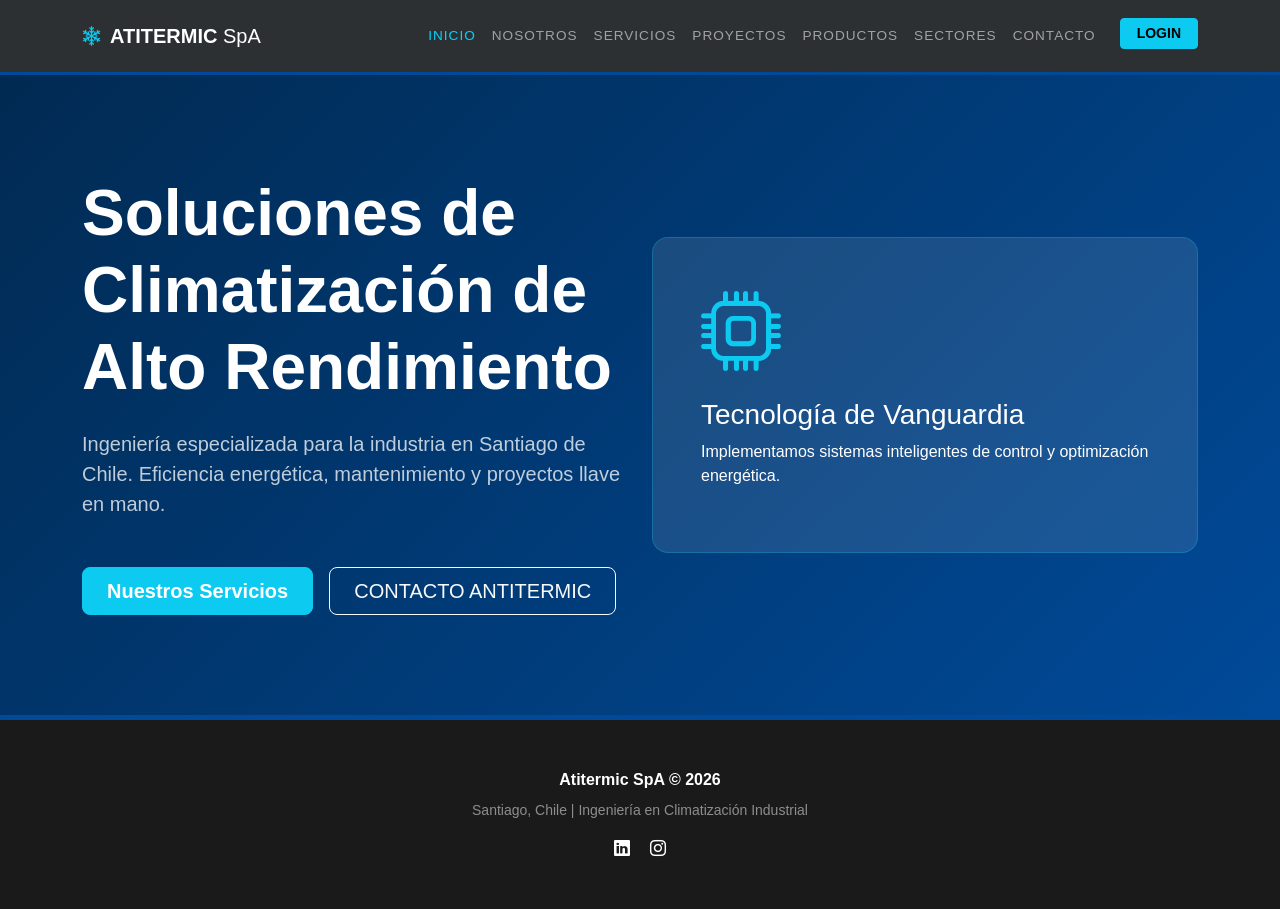
<file: index.html>
<!DOCTYPE html>
<html lang="es">
<head>
    <meta charset="UTF-8">
    <meta name="viewport" content="width=device-width, initial-scale=1.0">
    <title>Atitermic SpA | Ingeniería en Climatización Industrial</title>
    <link href="https://cdn.jsdelivr.net/npm/bootstrap@5.3.0/dist/css/bootstrap.min.css" rel="stylesheet">
    <link rel="stylesheet" href="https://cdn.jsdelivr.net/npm/bootstrap-icons@1.11.0/font/bootstrap-icons.css">
    <link rel="stylesheet" href="css/styles.css">
</head>
<body>

    <nav class="navbar navbar-expand-lg navbar-dark sticky-top">
        <div class="container">
            <a class="navbar-brand fw-bold" href="index.html">
                <i class="bi bi-snow2 text-info me-2"></i>ATITERMIC <span class="fw-light text-secondary-50">SpA</span>
            </a>
            <button class="navbar-toggler" type="button" data-bs-toggle="collapse" data-bs-target="#navbarNav">
                <span class="navbar-toggler-icon"></span>
            </button>
            <div class="collapse navbar-collapse" id="navbarNav">
                <ul class="navbar-nav ms-auto">
                    <li class="nav-item"><a class="nav-link active" href="index.html">Inicio</a></li>
                    <li class="nav-item"><a class="nav-link" href="nosotros.html">Nosotros</a></li>
                    <li class="nav-item"><a class="nav-link" href="servicios.html">Servicios</a></li>
                    <li class="nav-item"><a class="nav-link" href="proyectos.html">Proyectos</a></li>
                    <li class="nav-item"><a class="nav-link" href="productos.html">Productos</a></li>
                    <li class="nav-item"><a class="nav-link" href="sectores.html">Sectores</a></li>
                    <li class="nav-item"><a class="nav-link" href="contacto.html">Contacto</a></li>
                    <li class="nav-item ms-lg-3"><a class="btn btn-info btn-sm px-3 fw-bold" href="app-login.html">LOGIN</a></li>
                </ul>
            </div>
        </div>
    </nav>

    <header class="hero-gradient text-center text-lg-start">
        <div class="container">
            <div class="row align-items-center">
                <div class="col-lg-6">
                    <h1 class="display-3 fw-bold mb-4">Soluciones de Climatización de Alto Rendimiento</h1>
                    <p class="lead mb-5 opacity-75">Ingeniería especializada para la industria en Santiago de Chile. Eficiencia energética, mantenimiento y proyectos llave en mano.</p>
                    <div class="d-grid gap-3 d-sm-flex">
                        <a href="servicios.html" class="btn btn-info btn-lg px-4 fw-bold text-white">Nuestros Servicios</a>
                        <a href="contacto.html" class="btn btn-outline-light btn-lg px-4">CONTACTO ANTITERMIC</a>
                    </div>
                </div>
                <div class="col-lg-6 d-none d-lg-block">
                    <div class="p-5 bg-white bg-opacity-10 rounded-4 border border-info border-opacity-25">
                        <i class="bi bi-cpu display-1 text-info"></i>
                        <h3 class="mt-3">Tecnología de Vanguardia</h3>
                        <p>Implementamos sistemas inteligentes de control y optimización energética.</p>
                    </div>
                </div>
            </div>
        </div>
    </header>

    <footer class="py-5 text-white">
        <div class="container text-center">
            <p class="mb-2 fw-bold">Atitermic SpA &copy; 2026</p>
            <p class="small text-white-50">Santiago, Chile | Ingeniería en Climatización Industrial</p>
            <div class="mt-3">
                <a href="#" class="text-white mx-2"><i class="bi bi-linkedin"></i></a>
                <a href="#" class="text-white mx-2"><i class="bi bi-instagram"></i></a>
            </div>
        </div>
    </footer>

    <script src="https://cdn.jsdelivr.net/npm/bootstrap@5.3.0/dist/js/bootstrap.bundle.min.js"></script>
</body>
</html>
</file>
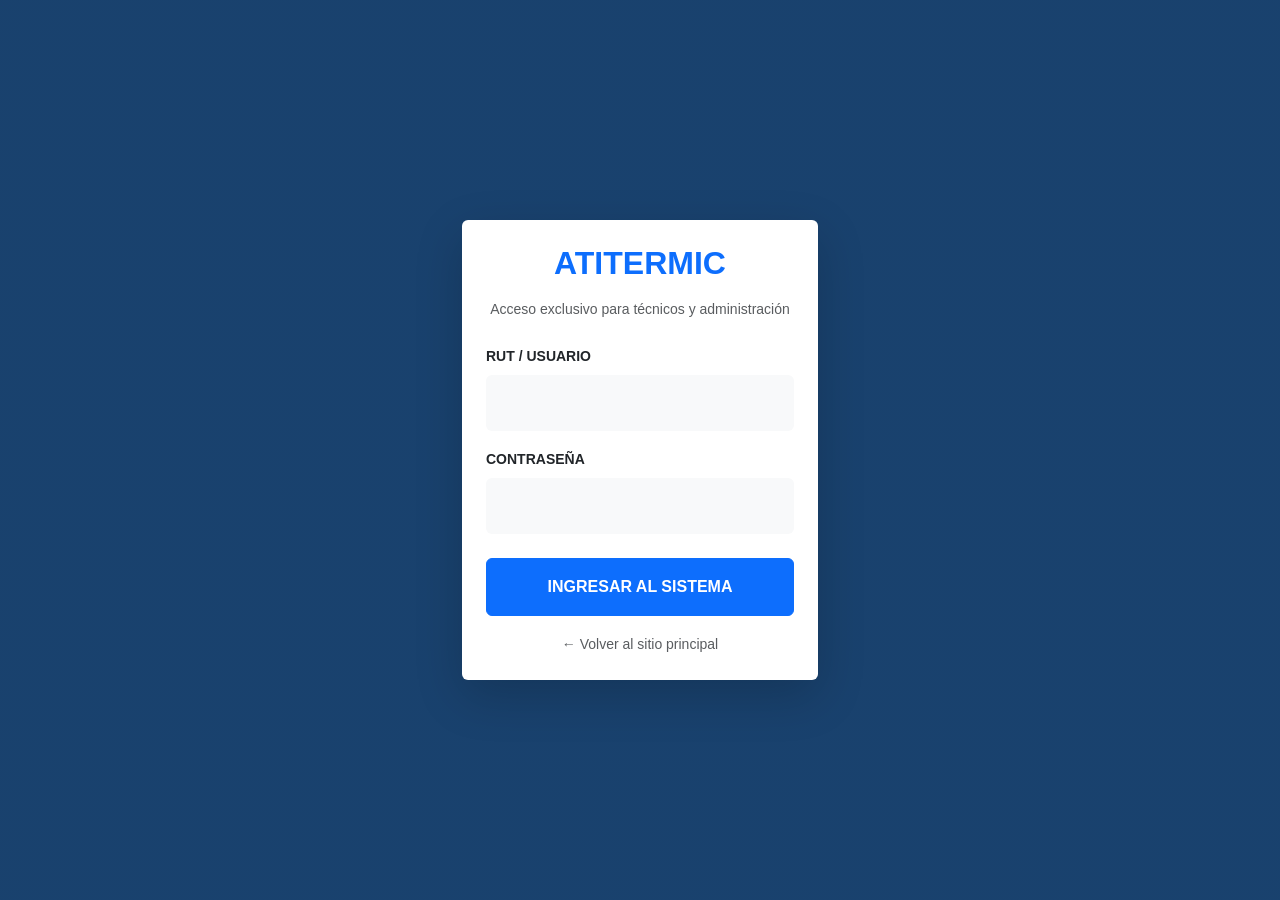
<file: app-login.html>
<!DOCTYPE html>
<html lang="es">
<head>
    <meta charset="UTF-8">
    <title>Login | Plataforma Atitermic</title>
    <link href="https://cdn.jsdelivr.net/npm/bootstrap@5.3.0/dist/css/bootstrap.min.css" rel="stylesheet">
    <link rel="stylesheet" href="css/styles.css">
    <style>
        body { height: 100vh; display: flex; align-items: center; background: linear-gradient(rgba(0, 45, 94, 0.9), rgba(0, 45, 94, 0.9)), url('https://images.unsplash.com/photo-1581092160562-40aa08e78837?auto=format&fit=crop&q=80'); background-size: cover; }
    </style>
</head>
<body>
    <div class="container">
        <div class="row justify-content-center">
            <div class="col-md-4">
                <div class="card p-4 border-0 shadow-lg text-center">
                    <h2 class="fw-bold text-primary mb-3">ATITERMIC</h2>
                    <p class="text-muted small mb-4">Acceso exclusivo para técnicos y administración</p>
                    <form>
                        <div class="mb-3 text-start">
                            <label class="form-label small fw-bold text-uppercase">RUT / Usuario</label>
                            <input type="text" class="form-control border-0 bg-light p-3">
                        </div>
                        <div class="mb-4 text-start">
                            <label class="form-label small fw-bold text-uppercase">Contraseña</label>
                            <input type="password" class="form-control border-0 bg-light p-3">
                        </div>
                        <button class="btn btn-primary w-100 p-3 fw-bold mb-3">INGRESAR AL SISTEMA</button>
                        <a href="index.html" class="text-decoration-none small text-muted">← Volver al sitio principal</a>
                    </form>
                </div>
            </div>
        </div>
    </div>
</body>
</html>
</file>
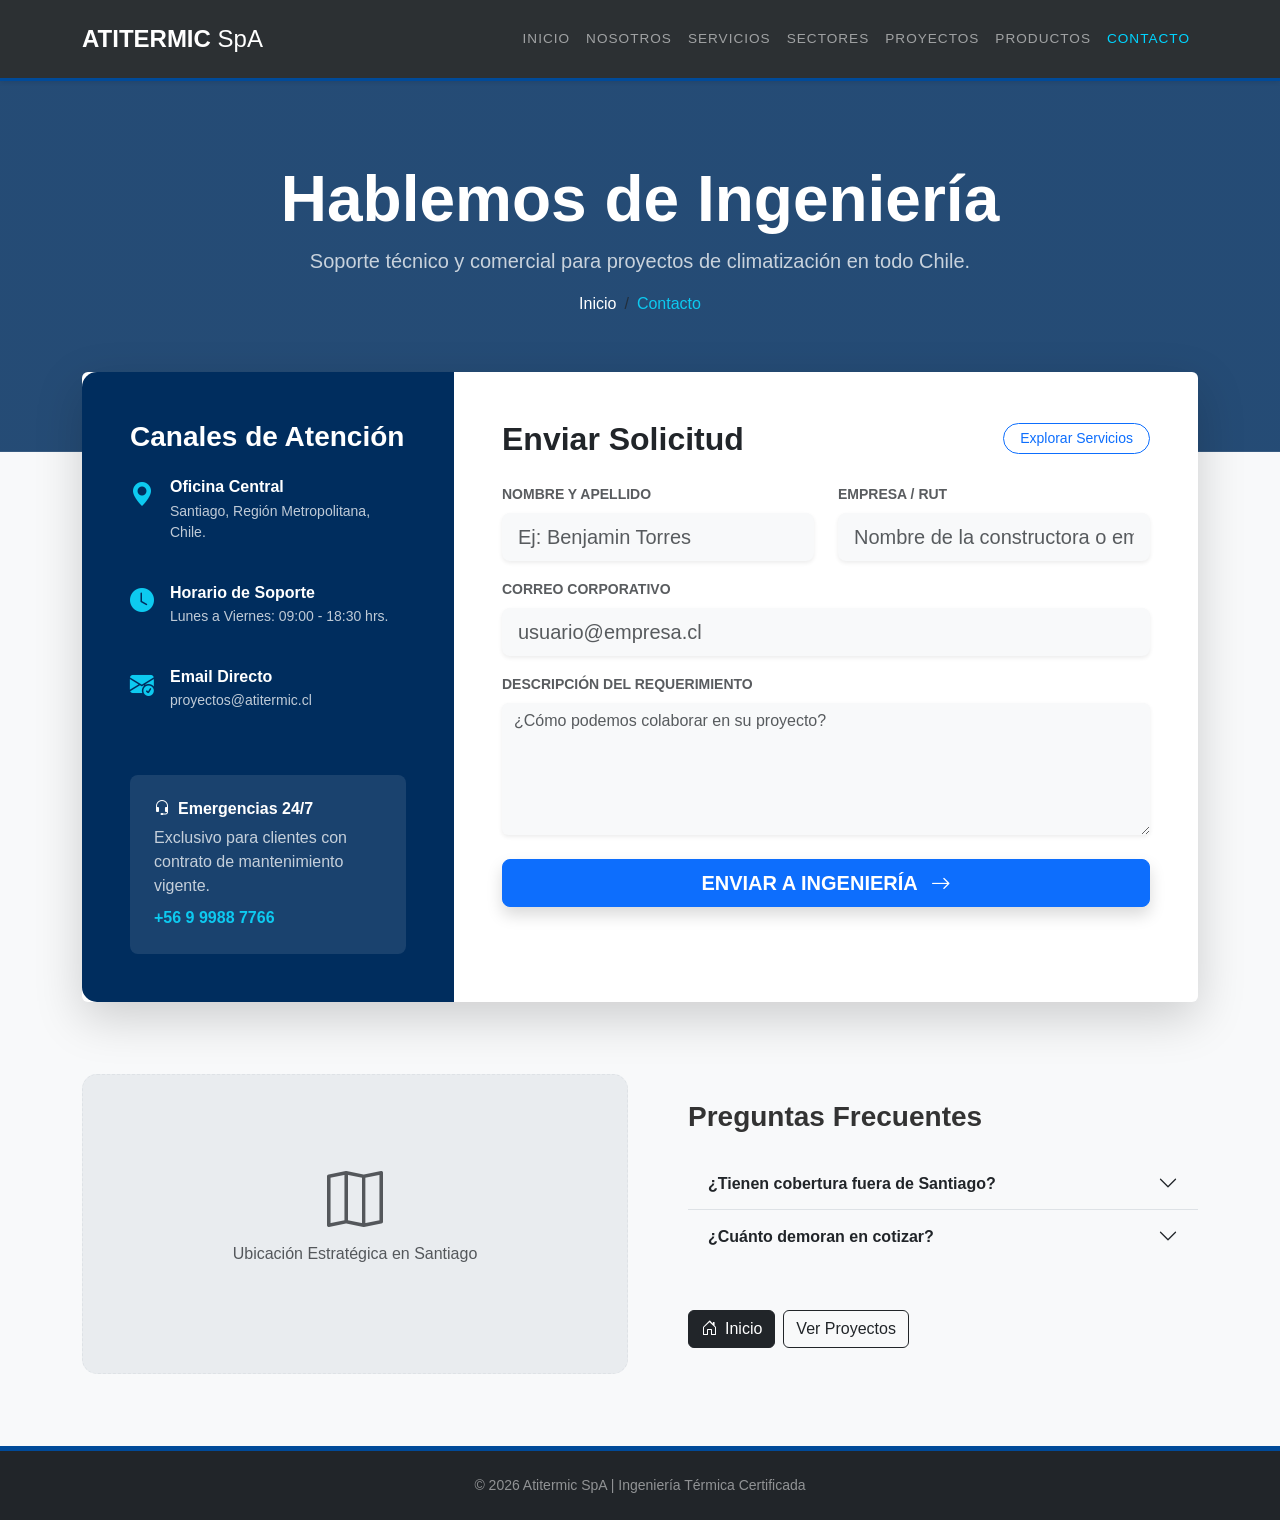
<file: contacto.html>
<!DOCTYPE html>
<html lang="es">
<head>
    <meta charset="UTF-8">
    <meta name="viewport" content="width=device-width, initial-scale=1.0">
    <title>Contacto | Atitermic SpA</title>
    <link href="https://cdn.jsdelivr.net/npm/bootstrap@5.3.0/dist/css/bootstrap.min.css" rel="stylesheet">
    <link rel="stylesheet" href="https://cdn.jsdelivr.net/npm/bootstrap-icons@1.11.0/font/bootstrap-icons.css">
    <link rel="stylesheet" href="css/styles.css">
    <style>
        :root {
            --primary-dark: #002d5e;
            --accent-blue: #0d6efd;
        }
        .contact-hero {
            background: linear-gradient(rgba(0, 45, 94, 0.85), rgba(0, 45, 94, 0.85)), 
                        url('https://images.unsplash.com/photo-1504307651254-35680f356dfd?q=80&w=2070&auto=format&fit=crop');
            background-size: cover;
            background-position: center;
            color: white;
            padding: 80px 0 120px 0;
        }
        .contact-card-wrapper {
            margin-top: -80px;
            position: relative;
            z-index: 5;
        }
        .info-panel {
            background: var(--primary-dark);
            border-radius: 15px 0 0 15px;
        }
        .form-panel {
            background: white;
            border-radius: 0 15px 15px 0;
        }
        .faq-section {
            background-color: #f8f9fa;
            border-radius: 15px;
        }
        .map-placeholder {
            background: #e9ecef;
            height: 300px;
            border-radius: 15px;
            display: flex;
            align-items: center;
            justify-content: center;
            border: 1px dashed #dee2e6;
        }
        @media (max-width: 991px) {
            .info-panel { border-radius: 15px 15px 0 0; }
            .form-panel { border-radius: 0 0 15px 15px; }
        }
    </style>
</head>
<body class="bg-light">

    <nav class="navbar navbar-expand-lg navbar-dark bg-dark sticky-top shadow-sm">
        <div class="container">
            <a class="navbar-brand fw-bold fs-4" href="index.html">ATITERMIC <span class="fw-light">SpA</span></a>
            <button class="navbar-toggler" type="button" data-bs-toggle="collapse" data-bs-target="#navbarNav">
                <span class="navbar-toggler-icon"></span>
            </button>
            <div class="collapse navbar-collapse" id="navbarNav">
                <ul class="navbar-nav ms-auto text-uppercase small fw-bold">
                    <li class="nav-item"><a class="nav-link" href="index.html">Inicio</a></li>
                    <li class="nav-item"><a class="nav-link" href="nosotros.html">Nosotros</a></li>
                    <li class="nav-item"><a class="nav-link" href="servicios.html">Servicios</a></li>
                    <li class="nav-item"><a class="nav-link" href="sectores.html">Sectores</a></li>
                    <li class="nav-item"><a class="nav-link" href="proyectos.html">Proyectos</a></li>
                    <li class="nav-item"><a class="nav-link" href="productos.html">Productos</a></li>
                    <li class="nav-item"><a class="nav-link active" href="contacto.html">Contacto</a></li>
                </ul>
            </div>
        </div>
    </nav>

    <header class="contact-hero text-center">
        <div class="container">
            <h1 class="display-3 fw-bold">Hablemos de Ingeniería</h1>
            <p class="lead opacity-75">Soporte técnico y comercial para proyectos de climatización en todo Chile.</p>
            <nav aria-label="breadcrumb">
                <ol class="breadcrumb justify-content-center">
                    <li class="breadcrumb-item"><a href="index.html" class="text-white text-decoration-none">Inicio</a></li>
                    <li class="breadcrumb-item active text-info" aria-current="page">Contacto</li>
                </ol>
            </nav>
        </div>
    </header>

    <main class="container contact-card-wrapper mb-5">
        <div class="card border-0 shadow-lg overflow-hidden">
            <div class="row g-0">
                <div class="col-lg-4 info-panel p-5 text-white">
                    <h3 class="fw-bold mb-4">Canales de Atención</h3>
                    <div class="mb-4">
                        <div class="d-flex align-items-start">
                            <i class="bi bi-geo-alt-fill fs-4 text-info me-3"></i>
                            <div>
                                <h6 class="mb-1 fw-bold">Oficina Central</h6>
                                <p class="small opacity-75">Santiago, Región Metropolitana, Chile.</p>
                            </div>
                        </div>
                    </div>
                    <div class="mb-4">
                        <div class="d-flex align-items-start">
                            <i class="bi bi-clock-fill fs-4 text-info me-3"></i>
                            <div>
                                <h6 class="mb-1 fw-bold">Horario de Soporte</h6>
                                <p class="small opacity-75">Lunes a Viernes: 09:00 - 18:30 hrs.</p>
                            </div>
                        </div>
                    </div>
                    <div class="mb-5">
                        <div class="d-flex align-items-start">
                            <i class="bi bi-envelope-check-fill fs-4 text-info me-3"></i>
                            <div>
                                <h6 class="mb-1 fw-bold">Email Directo</h6>
                                <p class="small opacity-75">proyectos@atitermic.cl</p>
                            </div>
                        </div>
                    </div>

                    <div class="bg-white bg-opacity-10 p-4 rounded-3">
                        <h6 class="fw-bold"><i class="bi bi-headset me-2"></i>Emergencias 24/7</h6>
                        <p class="x-small mb-0 opacity-75">Exclusivo para clientes con contrato de mantenimiento vigente.</p>
                        <p class="fw-bold text-info mt-2 mb-0">+56 9 9988 7766</p>
                    </div>
                </div>

                <div class="col-lg-8 form-panel p-5">
                    <div class="d-flex justify-content-between align-items-center mb-4">
                        <h2 class="fw-bold text-dark mb-0">Enviar Solicitud</h2>
                        <a href="servicios.html" class="btn btn-outline-primary btn-sm rounded-pill px-3">Explorar Servicios</a>
                    </div>
                    <form>
                        <div class="row">
                            <div class="col-md-6 mb-3">
                                <label class="form-label small fw-bold text-muted">NOMBRE Y APELLIDO</label>
                                <input type="text" class="form-control form-control-lg border-0 bg-light shadow-sm" placeholder="Ej: Benjamin Torres">
                            </div>
                            <div class="col-md-6 mb-3">
                                <label class="form-label small fw-bold text-muted">EMPRESA / RUT</label>
                                <input type="text" class="form-control form-control-lg border-0 bg-light shadow-sm" placeholder="Nombre de la constructora o empresa">
                            </div>
                        </div>
                        <div class="mb-3">
                            <label class="form-label small fw-bold text-muted">CORREO CORPORATIVO</label>
                            <input type="email" class="form-control form-control-lg border-0 bg-light shadow-sm" placeholder="usuario@empresa.cl">
                        </div>
                        <div class="mb-4">
                            <label class="form-label small fw-bold text-muted">DESCRIPCIÓN DEL REQUERIMIENTO</label>
                            <textarea class="form-control border-0 bg-light shadow-sm" rows="5" placeholder="¿Cómo podemos colaborar en su proyecto?"></textarea>
                        </div>
                        <button type="submit" class="btn btn-primary btn-lg w-100 fw-bold shadow">
                            ENVIAR A INGENIERÍA <i class="bi bi-arrow-right ms-2"></i>
                        </button>
                    </form>
                </div>
            </div>
        </div>
    </main>

    <section class="container mb-5 py-4">
        <div class="row g-4 align-items-center">
            <div class="col-lg-6">
                <div class="map-placeholder">
                    <div class="text-center">
                        <i class="bi bi-map display-4 text-muted"></i>
                        <p class="text-muted mt-2">Ubicación Estratégica en Santiago</p>
                    </div>
                </div>
            </div>
            <div class="col-lg-6 ps-lg-5">
                <h3 class="fw-bold mb-4">Preguntas Frecuentes</h3>
                <div class="accordion accordion-flush" id="faqAccordion">
                    <div class="accordion-item bg-transparent">
                        <h2 class="accordion-header">
                            <button class="accordion-button collapsed bg-transparent fw-bold" type="button" data-bs-toggle="collapse" data-bs-target="#q1">
                                ¿Tienen cobertura fuera de Santiago?
                            </button>
                        </h2>
                        <div id="q1" class="accordion-collapse collapse" data-bs-parent="#faqAccordion">
                            <div class="accordion-body small">Sí, ejecutamos proyectos industriales de gran envergadura en todo el territorio nacional.</div>
                        </div>
                    </div>
                    <div class="accordion-item bg-transparent">
                        <h2 class="accordion-header">
                            <button class="accordion-button collapsed bg-transparent fw-bold" type="button" data-bs-toggle="collapse" data-bs-target="#q2">
                                ¿Cuánto demoran en cotizar?
                            </button>
                        </h2>
                        <div id="q2" class="accordion-collapse collapse" data-bs-parent="#faqAccordion">
                            <div class="accordion-body small">Nuestro departamento técnico emite presupuestos base en menos de 24-48 horas hábiles.</div>
                        </div>
                    </div>
                </div>
                <div class="mt-5 d-flex gap-2">
                    <a href="index.html" class="btn btn-dark"><i class="bi bi-house-door me-2"></i>Inicio</a>
                    <a href="proyectos.html" class="btn btn-outline-dark">Ver Proyectos</a>
                </div>
            </div>
        </div>
    </section>

    <footer class="py-4 bg-dark text-white text-center">
        <div class="container">
            <p class="small mb-0 opacity-50">&copy; 2026 Atitermic SpA | Ingeniería Térmica Certificada</p>
        </div>
    </footer>

    <script src="https://cdn.jsdelivr.net/npm/bootstrap@5.3.0/dist/js/bootstrap.bundle.min.js"></script>
</body>
</html>
</file>
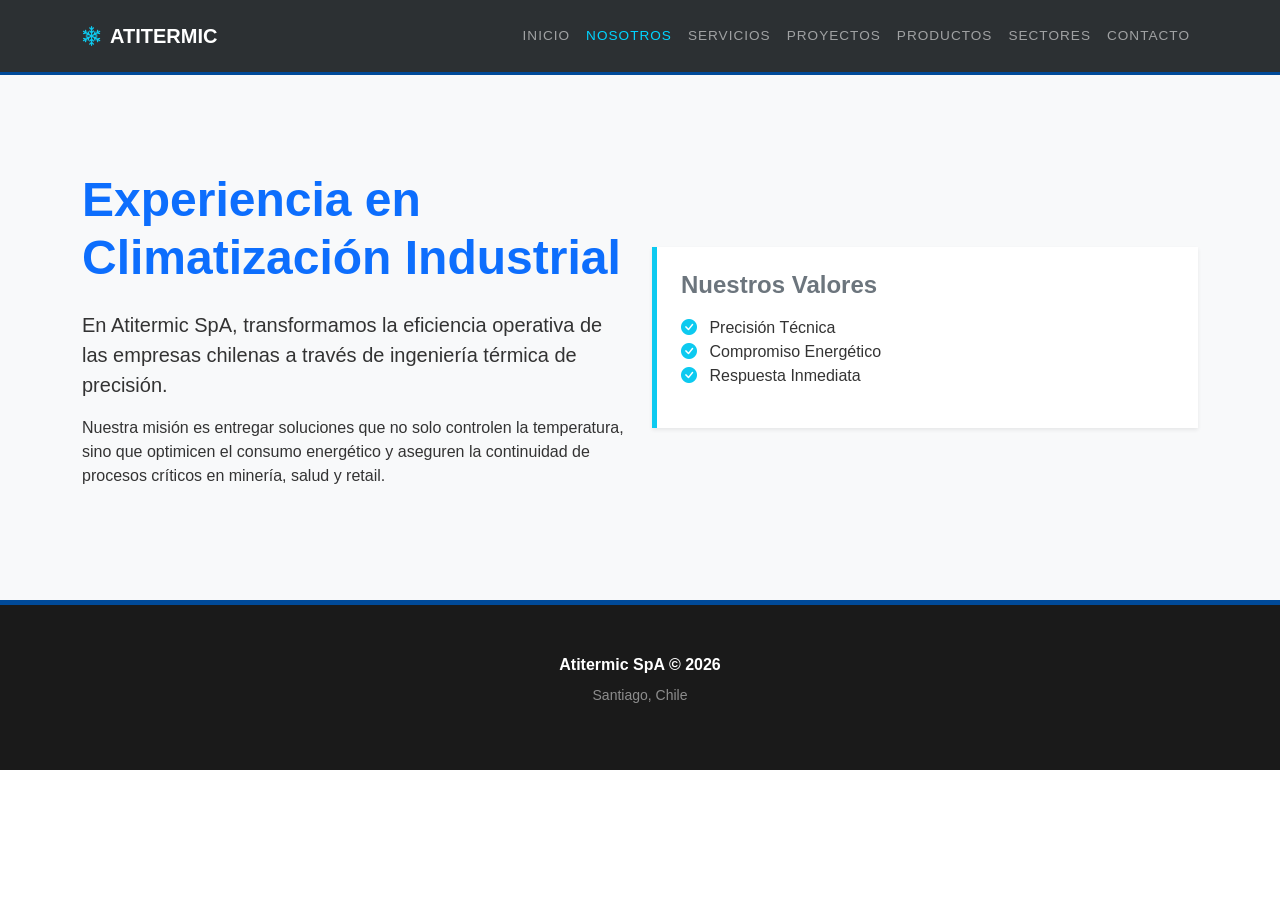
<file: nosotros.html>
<!DOCTYPE html>
<html lang="es">
<head>
    <meta charset="UTF-8">
    <meta name="viewport" content="width=device-width, initial-scale=1.0">
    <title>Nosotros | Atitermic SpA</title>
    <link href="https://cdn.jsdelivr.net/npm/bootstrap@5.3.0/dist/css/bootstrap.min.css" rel="stylesheet">
    <link rel="stylesheet" href="https://cdn.jsdelivr.net/npm/bootstrap-icons@1.11.0/font/bootstrap-icons.css">
    <link rel="stylesheet" href="css/styles.css">
</head>
<body>
    <nav class="navbar navbar-expand-lg navbar-dark sticky-top">
        <div class="container">
            <a class="navbar-brand fw-bold" href="index.html"><i class="bi bi-snow2 text-info me-2"></i>ATITERMIC</a>
            <div class="collapse navbar-collapse" id="navbarNav">
                <ul class="navbar-nav ms-auto">
                    <li class="nav-item"><a class="nav-link" href="index.html">Inicio</a></li>
                    <li class="nav-item"><a class="nav-link active" href="nosotros.html">Nosotros</a></li>
                    <li class="nav-item"><a class="nav-link" href="servicios.html">Servicios</a></li>
                    <li class="nav-item"><a class="nav-link" href="proyectos.html">Proyectos</a></li>
                    <li class="nav-item"><a class="nav-link" href="productos.html">Productos</a></li>
                    <li class="nav-item"><a class="nav-link" href="sectores.html">Sectores</a></li>
                    <li class="nav-item"><a class="nav-link" href="contacto.html">Contacto</a></li>
                </ul>
            </div>
        </div>
    </nav>

    <section class="py-5 bg-light">
        <div class="container py-5">
            <div class="row align-items-center">
                <div class="col-lg-6">
                    <h2 class="display-5 fw-bold text-primary mb-4">Experiencia en Climatización Industrial</h2>
                    <p class="lead">En Atitermic SpA, transformamos la eficiencia operativa de las empresas chilenas a través de ingeniería térmica de precisión.</p>
                    <p>Nuestra misión es entregar soluciones que no solo controlen la temperatura, sino que optimicen el consumo energético y aseguren la continuidad de procesos críticos en minería, salud y retail.</p>
                </div>
                <div class="col-lg-6">
                    <div class="p-4 border-start border-info border-5 bg-white shadow-sm">
                        <h4 class="fw-bold text-secondary">Nuestros Valores</h4>
                        <ul class="list-unstyled mt-3">
                            <li><i class="bi bi-check-circle-fill text-info me-2"></i> Precisión Técnica</li>
                            <li><i class="bi bi-check-circle-fill text-info me-2"></i> Compromiso Energético</li>
                            <li><i class="bi bi-check-circle-fill text-info me-2"></i> Respuesta Inmediata</li>
                        </ul>
                    </div>
                </div>
            </div>
        </div>
    </section>

    <footer class="py-5 text-white">
        <div class="container text-center">
            <p class="mb-2 fw-bold">Atitermic SpA &copy; 2026</p>
            <p class="small text-white-50">Santiago, Chile</p>
        </div>
    </footer>
    <script src="https://cdn.jsdelivr.net/npm/bootstrap@5.3.0/dist/js/bootstrap.bundle.min.js"></script>
</body>
</html>
</file>
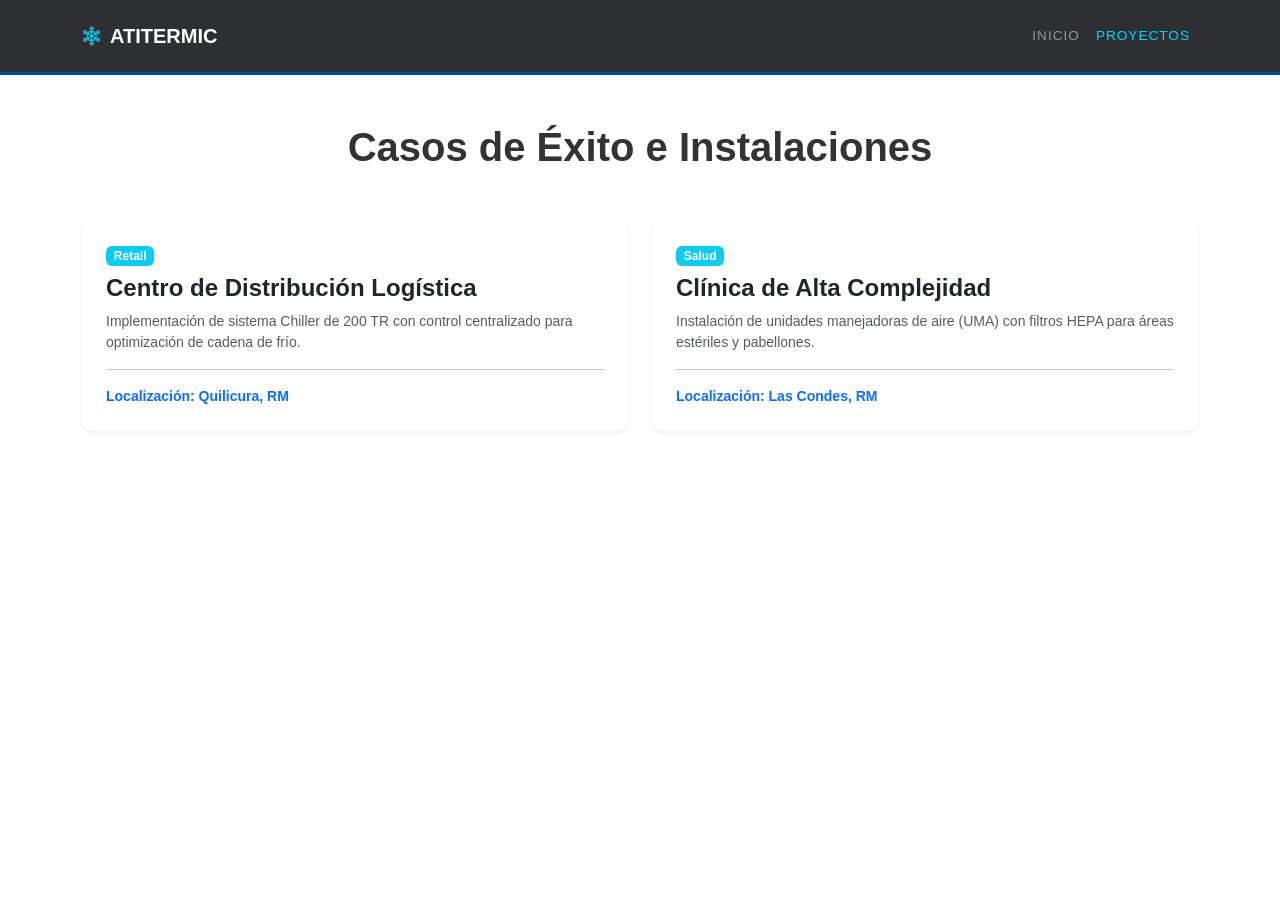
<file: proyectos.html>
<!DOCTYPE html>
<html lang="es">
<head>
    <meta charset="UTF-8">
    <meta name="viewport" content="width=device-width, initial-scale=1.0">
    <title>Proyectos | Atitermic SpA</title>
    <link href="https://cdn.jsdelivr.net/npm/bootstrap@5.3.0/dist/css/bootstrap.min.css" rel="stylesheet">
    <link rel="stylesheet" href="https://cdn.jsdelivr.net/npm/bootstrap-icons@1.11.0/font/bootstrap-icons.css">
    <link rel="stylesheet" href="css/styles.css">
</head>
<body>
    <nav class="navbar navbar-expand-lg navbar-dark sticky-top">
        <div class="container">
            <a class="navbar-brand fw-bold" href="index.html"><i class="bi bi-snow2 text-info me-2"></i>ATITERMIC</a>
            <div class="collapse navbar-collapse" id="navbarNav">
                <ul class="navbar-nav ms-auto">
                    <li class="nav-item"><a class="nav-link text-white-50" href="index.html">Inicio</a></li>
                    <li class="nav-item"><a class="nav-link active" href="proyectos.html">Proyectos</a></li>
                    </ul>
            </div>
        </div>
    </nav>

    <main class="container py-5">
        <h2 class="display-6 fw-bold text-center mb-5">Casos de Éxito e Instalaciones</h2>
        <div class="row g-4">
            <div class="col-md-6">
                <div class="card card-atitermic border-0 shadow-sm h-100">
                    <div class="card-body p-4">
                        <span class="badge bg-info mb-2">Retail</span>
                        <h4 class="fw-bold">Centro de Distribución Logística</h4>
                        <p class="text-muted small">Implementación de sistema Chiller de 200 TR con control centralizado para optimización de cadena de frío.</p>
                        <hr>
                        <p class="small fw-bold mb-0 text-primary">Localización: Quilicura, RM</p>
                    </div>
                </div>
            </div>
            <div class="col-md-6">
                <div class="card card-atitermic border-0 shadow-sm h-100">
                    <div class="card-body p-4">
                        <span class="badge bg-info mb-2">Salud</span>
                        <h4 class="fw-bold">Clínica de Alta Complejidad</h4>
                        <p class="text-muted small">Instalación de unidades manejadoras de aire (UMA) con filtros HEPA para áreas estériles y pabellones.</p>
                        <hr>
                        <p class="small fw-bold mb-0 text-primary">Localización: Las Condes, RM</p>
                    </div>
                </div>
            </div>
        </div>
    </main>
</body>
</html>
</file>
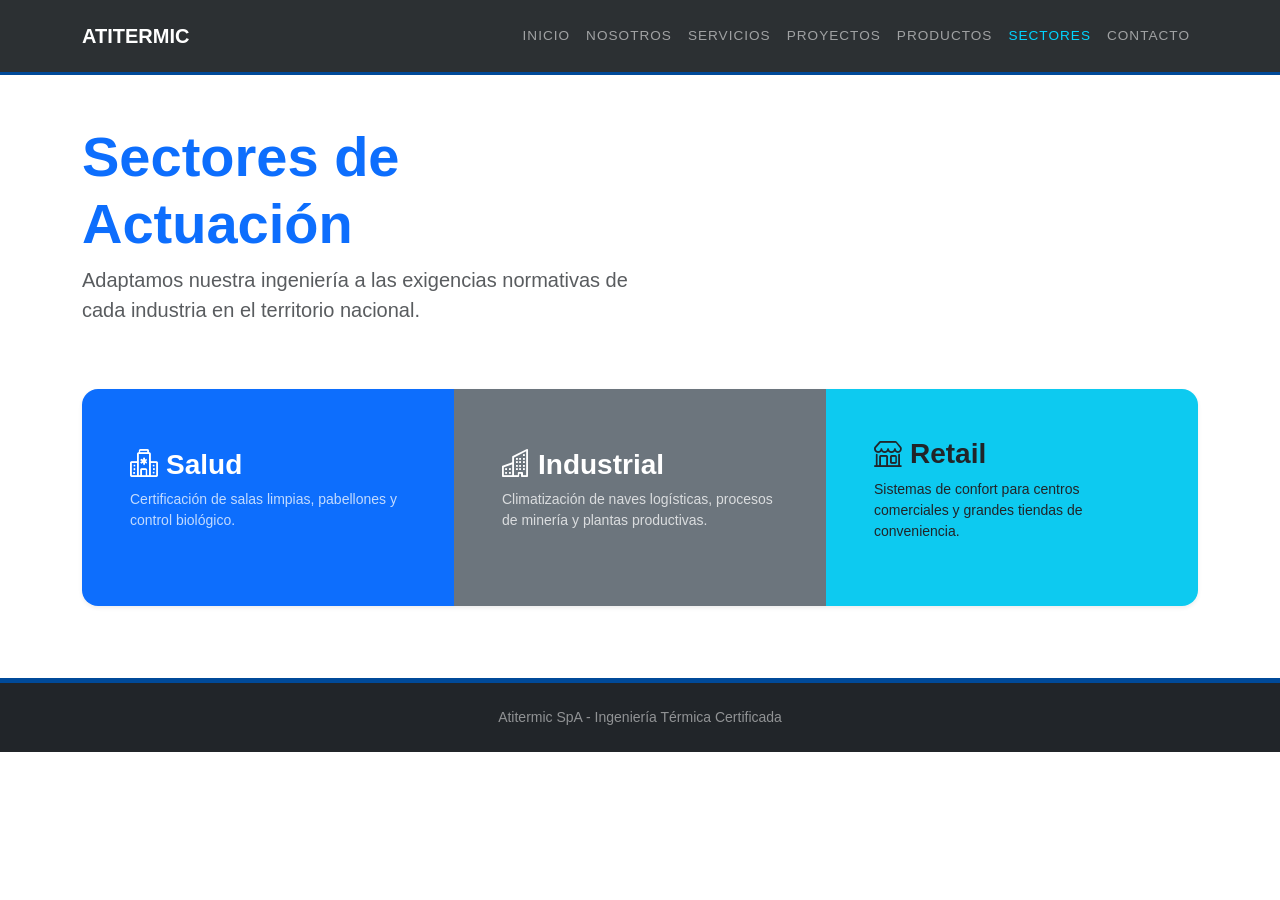
<file: sectores.html>
<!DOCTYPE html>
<html lang="es">
<head>
    <meta charset="UTF-8">
    <meta name="viewport" content="width=device-width, initial-scale=1.0">
    <title>Sectores | Atitermic SpA</title>
    <link href="https://cdn.jsdelivr.net/npm/bootstrap@5.3.0/dist/css/bootstrap.min.css" rel="stylesheet">
    <link rel="stylesheet" href="https://cdn.jsdelivr.net/npm/bootstrap-icons@1.11.0/font/bootstrap-icons.css">
    <link rel="stylesheet" href="css/styles.css">
</head>
<body>

    <nav class="navbar navbar-expand-lg navbar-dark sticky-top">
        <div class="container">
            <a class="navbar-brand fw-bold" href="index.html">ATITERMIC</a>
            <div class="collapse navbar-collapse" id="navbarNav">
                <ul class="navbar-nav ms-auto text-uppercase small">
                    <li class="nav-item"><a class="nav-link" href="index.html">Inicio</a></li>
                    <li class="nav-item"><a class="nav-link" href="nosotros.html">Nosotros</a></li>
                    <li class="nav-item"><a class="nav-link" href="servicios.html">Servicios</a></li>
                    <li class="nav-item"><a class="nav-link" href="proyectos.html">Proyectos</a></li>
                    <li class="nav-item"><a class="nav-link" href="productos.html">Productos</a></li>
                    <li class="nav-item"><a class="nav-link active" href="sectores.html">Sectores</a></li>
                    <li class="nav-item"><a class="nav-link" href="contacto.html">Contacto</a></li>
                </ul>
            </div>
        </div>
    </nav>

    <main class="container py-5">
        <div class="row mb-5">
            <div class="col-lg-6">
                <h2 class="display-4 fw-bold text-primary">Sectores de Actuación</h2>
                <p class="lead text-muted">Adaptamos nuestra ingeniería a las exigencias normativas de cada industria en el territorio nacional.</p>
            </div>
        </div>

        <div class="row g-0 shadow-sm rounded-4 overflow-hidden mb-4">
            <div class="col-md-4 bg-primary text-white p-5 d-flex flex-column justify-content-center">
                <h3 class="fw-bold"><i class="bi bi-hospital me-2"></i>Salud</h3>
                <p class="small opacity-75">Certificación de salas limpias, pabellones y control biológico.</p>
            </div>
            <div class="col-md-4 bg-secondary text-white p-5 d-flex flex-column justify-content-center">
                <h3 class="fw-bold"><i class="bi bi-buildings me-2"></i>Industrial</h3>
                <p class="small opacity-75">Climatización de naves logísticas, procesos de minería y plantas productivas.</p>
            </div>
            <div class="col-md-4 bg-info text-dark p-5 d-flex flex-column justify-content-center">
                <h3 class="fw-bold"><i class="bi bi-shop me-2"></i>Retail</h3>
                <p class="small">Sistemas de confort para centros comerciales y grandes tiendas de conveniencia.</p>
            </div>
        </div>
    </main>

    <footer class="py-4 bg-dark text-white-50 text-center">
        <div class="container">
            <p class="small mb-0">Atitermic SpA - Ingeniería Térmica Certificada</p>
        </div>
    </footer>

    <script src="https://cdn.jsdelivr.net/npm/bootstrap@5.3.0/dist/js/bootstrap.bundle.min.js"></script>
</body>
</html>
</file>
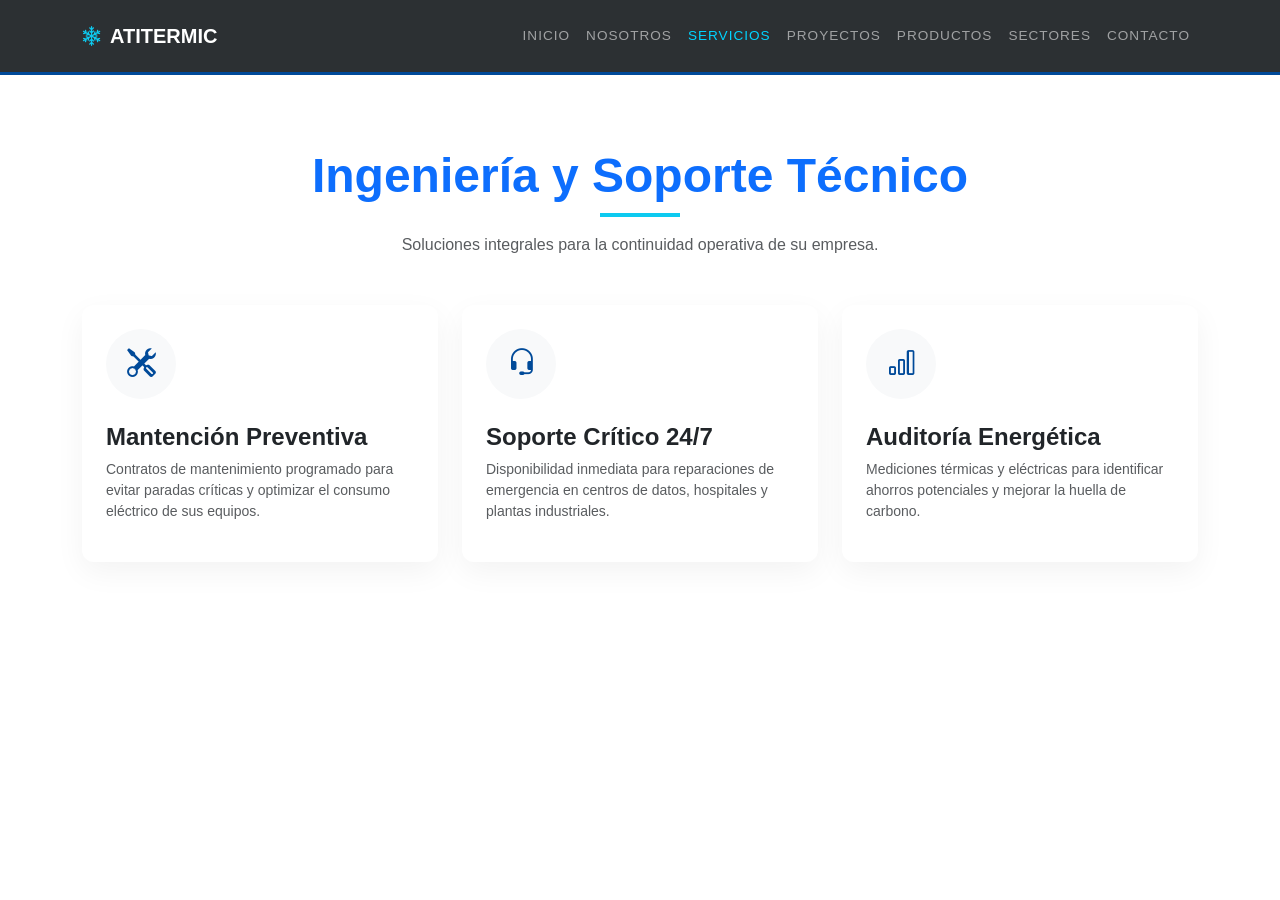
<file: servicios.html>
<!DOCTYPE html>
<html lang="es">
<head>
    <meta charset="UTF-8">
    <meta name="viewport" content="width=device-width, initial-scale=1.0">
    <title>Servicios | Atitermic SpA</title>
    <link href="https://cdn.jsdelivr.net/npm/bootstrap@5.3.0/dist/css/bootstrap.min.css" rel="stylesheet">
    <link rel="stylesheet" href="https://cdn.jsdelivr.net/npm/bootstrap-icons@1.11.0/font/bootstrap-icons.css">
    <link rel="stylesheet" href="css/styles.css">
</head>
<body>

    <nav class="navbar navbar-expand-lg navbar-dark sticky-top">
        <div class="container">
            <a class="navbar-brand fw-bold" href="index.html"><i class="bi bi-snow2 text-info me-2"></i>ATITERMIC</a>
            <div class="collapse navbar-collapse" id="navbarNav">
                <ul class="navbar-nav ms-auto">
                    <li class="nav-item"><a class="nav-link" href="index.html">Inicio</a></li>
                    <li class="nav-item"><a class="nav-link" href="nosotros.html">Nosotros</a></li>
                    <li class="nav-item"><a class="nav-link active" href="servicios.html">Servicios</a></li>
                    <li class="nav-item"><a class="nav-link" href="proyectos.html">Proyectos</a></li>
                    <li class="nav-item"><a class="nav-link" href="productos.html">Productos</a></li>
                    <li class="nav-item"><a class="nav-link" href="sectores.html">Sectores</a></li>
                    <li class="nav-item"><a class="nav-link" href="contacto.html">Contacto</a></li>
                </ul>
            </div>
        </div>
    </nav>

    <main class="container py-5 mt-4">
        <div class="text-center mb-5">
            <h2 class="display-5 fw-bold text-primary">Ingeniería y Soporte Técnico</h2>
            <div class="bg-info mx-auto mb-3" style="width: 80px; height: 4px;"></div>
            <p class="text-muted">Soluciones integrales para la continuidad operativa de su empresa.</p>
        </div>

        <div class="row g-4">
            <div class="col-md-4">
                <div class="card card-atitermic h-100 p-4">
                    <div class="icon-circle"><i class="bi bi-tools"></i></div>
                    <h4 class="fw-bold">Mantención Preventiva</h4>
                    <p class="text-muted small">Contratos de mantenimiento programado para evitar paradas críticas y optimizar el consumo eléctrico de sus equipos.</p>
                </div>
            </div>
            <div class="col-md-4">
                <div class="card card-atitermic h-100 p-4">
                    <div class="icon-circle"><i class="bi bi-headset"></i></div>
                    <h4 class="fw-bold">Soporte Crítico 24/7</h4>
                    <p class="text-muted small">Disponibilidad inmediata para reparaciones de emergencia en centros de datos, hospitales y plantas industriales.</p>
                </div>
            </div>
            <div class="col-md-4">
                <div class="card card-atitermic h-100 p-4">
                    <div class="icon-circle"><i class="bi bi-bar-chart"></i></div>
                    <h4 class="fw-bold">Auditoría Energética</h4>
                    <p class="text-muted small">Mediciones térmicas y eléctricas para identificar ahorros potenciales y mejorar la huella de carbono.</p>
                </div>
            </div>
        </div>
    </main>

    </body>
</html>
</file>
<file: css/styles.css>
/* Paleta de Colores Atitermic */
:root {
    --primary: #004a99;
    --secondary: #012a52;
    --accent: #00d4ff;
    --light-bg: #f8f9fa;
    --transition: all 0.3s ease;
}

body {
    font-family: 'Inter', sans-serif;
    color: #333;
    background-color: #fff;
}

/* Navbar con Blur */
.navbar {
    backdrop-filter: blur(10px);
    background-color: rgba(33, 37, 41, 0.95) !important;
    border-bottom: 3px solid var(--primary);
    padding: 1rem 0;
}

.nav-link {
    font-weight: 500;
    text-transform: uppercase;
    font-size: 0.85rem;
    letter-spacing: 1px;
    transition: var(--transition);
}

.nav-link:hover, .nav-link.active {
    color: var(--accent) !important;
}

/* Hero Section */
.hero-gradient {
    background: linear-gradient(135deg, var(--secondary) 0%, var(--primary) 100%);
    color: white;
    padding: 100px 0;
}

/* Tarjetas de Servicios */
.card-atitermic {
    border: none;
    border-radius: 12px;
    background: #fff;
    box-shadow: 0 10px 30px rgba(0,0,0,0.05);
    transition: var(--transition);
    overflow: hidden;
}

.card-atitermic:hover {
    transform: translateY(-10px);
    box-shadow: 0 15px 40px rgba(0,0,0,0.12);
}

.icon-circle {
    width: 70px;
    height: 70px;
    background: var(--light-bg);
    color: var(--primary);
    border-radius: 50%;
    display: flex;
    align-items: center;
    justify-content: center;
    font-size: 1.8rem;
    margin-bottom: 1.5rem;
}

/* Footer */
footer {
    background-color: #1a1a1a;
    border-top: 5px solid var(--primary);
}
</file>
